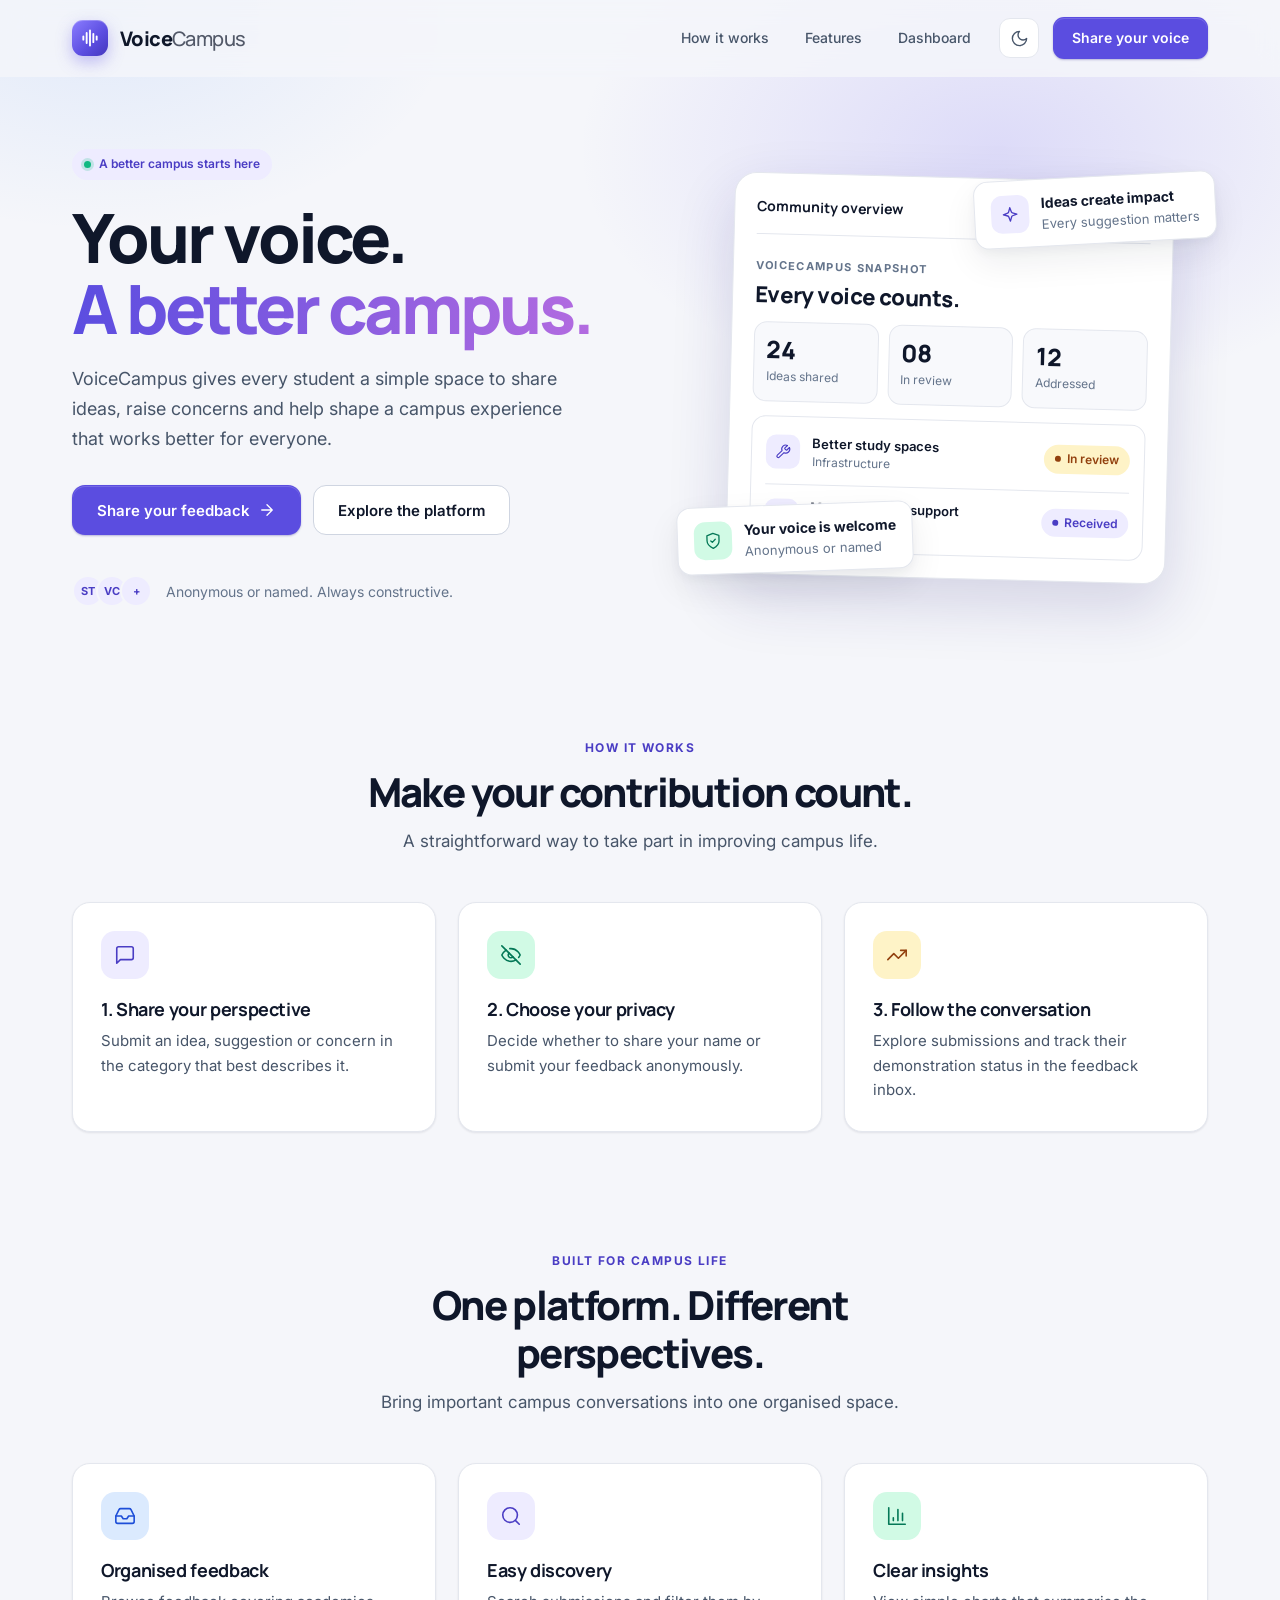
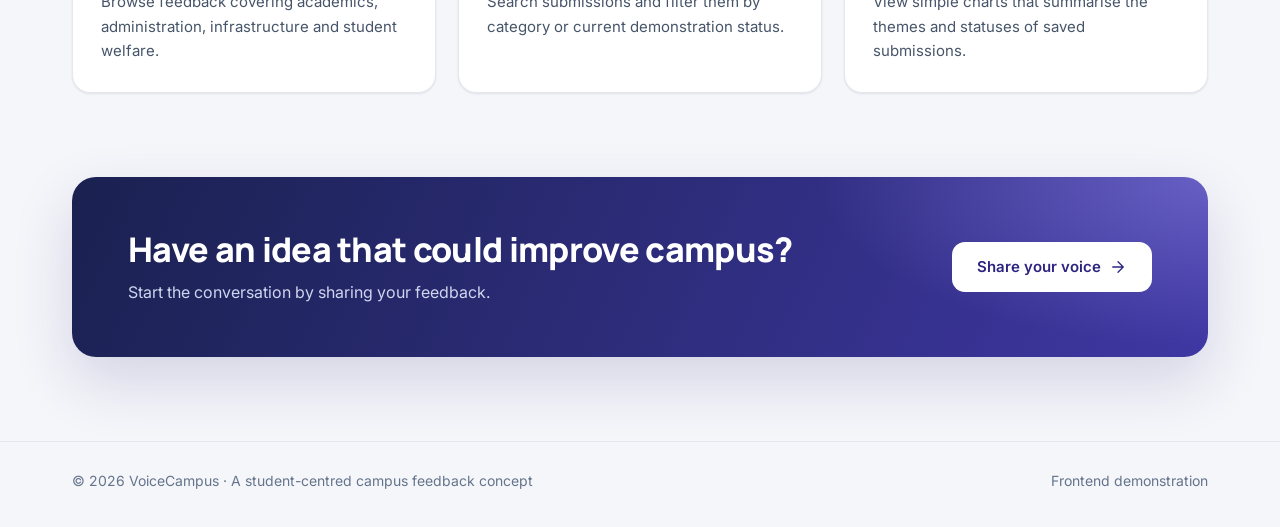
<file: index.html>
<!DOCTYPE html>
<html lang="en">
<head>
  <meta charset="UTF-8">
  <meta name="viewport" content="width=device-width, initial-scale=1.0">
  <meta name="description" content="VoiceCampus gives students a simple, private way to share feedback and ideas for a better campus experience.">
  <meta name="theme-color" content="#5b4de0">
  <title>VoiceCampus | Your voice. Better campus.</title>
  <script>try{var t=localStorage.getItem("voicecampus_theme");if(t?t==="dark":matchMedia("(prefers-color-scheme: dark)").matches)document.documentElement.dataset.theme="dark"}catch(e){}</script>
  <link rel="preconnect" href="https://fonts.googleapis.com">
  <link rel="preconnect" href="https://fonts.gstatic.com" crossorigin>
  <link href="https://fonts.googleapis.com/css2?family=Inter:wght@400;500;600;700&family=Manrope:wght@600;700;800&display=swap" rel="stylesheet">
  <link rel="stylesheet" href="css/style.css">
</head>
<body class="landing" data-page="home">
  <header class="l-nav">
    <div class="l-wrap">
      <a class="brand" href="index.html" aria-label="VoiceCampus home" data-brand></a>
      <nav class="l-links" aria-label="Primary">
        <a href="#how-it-works">How it works</a>
        <a href="#features">Features</a>
        <a href="dashboard.html">Dashboard</a>
        <button class="icon-btn" data-theme-toggle type="button"></button>
        <a class="btn btn-primary" href="submit.html">Share your voice</a>
      </nav>
    </div>
  </header>

  <main>
    <section class="l-hero">
      <div class="l-wrap">
        <div>
          <span class="chip"><i class="dot"></i> A better campus starts here</span>
          <h1>Your voice.<br><span class="grad">A better campus.</span></h1>
          <p class="lead">VoiceCampus gives every student a simple space to share ideas, raise concerns and help shape a campus experience that works better for everyone.</p>
          <div class="l-actions">
            <a class="btn btn-primary btn-lg" href="submit.html">Share your feedback <span data-icon="arrow" data-size="18"></span></a>
            <a class="btn btn-secondary btn-lg" href="dashboard.html">Explore the platform</a>
          </div>
          <div class="l-trust">
            <div class="stack" aria-hidden="true"><span>ST</span><span>VC</span><span>+</span></div>
            <span>Anonymous or named. Always constructive.</span>
          </div>
        </div>

        <div class="l-visual" aria-hidden="true">
          <div class="mock">
            <div class="mock-top"><span>Community overview</span><div class="mock-dots"><i></i><i></i><i></i></div></div>
            <div class="mock-title"><small>VOICECAMPUS SNAPSHOT</small><h3>Every voice counts.</h3></div>
            <div class="mock-metrics">
              <div class="mock-metric"><strong>24</strong><small>Ideas shared</small></div>
              <div class="mock-metric"><strong>08</strong><small>In review</small></div>
              <div class="mock-metric"><strong>12</strong><small>Addressed</small></div>
            </div>
            <div class="mock-list">
              <div class="mock-row"><div class="cat-ico"><span data-icon="wrench" data-size="16"></span></div><div class="row-main"><strong>Better study spaces</strong><small>Infrastructure</small></div><span class="pill status-under-review">In review</span></div>
              <div class="mock-row"><div class="cat-ico"><span data-icon="book" data-size="16"></span></div><div class="row-main"><strong>More academic support</strong><small>Academics</small></div><span class="pill status-submitted">Received</span></div>
            </div>
          </div>
          <div class="float float-a"><span class="stat-ico tone-violet" data-icon="sparkles"></span><div><strong>Ideas create impact</strong>Every suggestion matters</div></div>
          <div class="float float-b"><span class="stat-ico tone-green" data-icon="shield"></span><div><strong>Your voice is welcome</strong>Anonymous or named</div></div>
        </div>
      </div>
    </section>

    <section class="l-section" id="how-it-works">
      <div class="l-wrap">
        <div class="l-head"><div class="eyebrow">How it works</div><h2>Make your contribution count.</h2><p>A straightforward way to take part in improving campus life.</p></div>
        <div class="feature-grid">
          <article class="feature"><div class="stat-ico tone-violet" data-icon="message" data-size="22"></div><h3>1. Share your perspective</h3><p>Submit an idea, suggestion or concern in the category that best describes it.</p></article>
          <article class="feature"><div class="stat-ico tone-green" data-icon="eyeoff" data-size="22"></div><h3>2. Choose your privacy</h3><p>Decide whether to share your name or submit your feedback anonymously.</p></article>
          <article class="feature"><div class="stat-ico tone-amber" data-icon="trend" data-size="22"></div><h3>3. Follow the conversation</h3><p>Explore submissions and track their demonstration status in the feedback inbox.</p></article>
        </div>
      </div>
    </section>

    <section class="l-section" id="features">
      <div class="l-wrap">
        <div class="l-head"><div class="eyebrow">Built for campus life</div><h2>One platform. Different perspectives.</h2><p>Bring important campus conversations into one organised space.</p></div>
        <div class="feature-grid">
          <article class="feature"><div class="stat-ico tone-blue" data-icon="inbox" data-size="22"></div><h3>Organised feedback</h3><p>Browse feedback covering academics, administration, infrastructure and student welfare.</p></article>
          <article class="feature"><div class="stat-ico tone-violet" data-icon="search" data-size="22"></div><h3>Easy discovery</h3><p>Search submissions and filter them by category or current demonstration status.</p></article>
          <article class="feature"><div class="stat-ico tone-green" data-icon="chart" data-size="22"></div><h3>Clear insights</h3><p>View simple charts that summarise the themes and statuses of saved submissions.</p></article>
        </div>
      </div>
    </section>

    <section class="l-cta">
      <div class="l-wrap">
        <div class="cta-box">
          <div><h2>Have an idea that could improve campus?</h2><p>Start the conversation by sharing your feedback.</p></div>
          <a class="btn btn-light btn-lg" href="submit.html">Share your voice <span data-icon="arrow" data-size="18"></span></a>
        </div>
      </div>
    </section>
  </main>

  <footer class="l-footer">
    <div class="l-wrap"><span>© 2026 VoiceCampus · A student-centred campus feedback concept</span><span>Frontend demonstration</span></div>
  </footer>
  <script src="js/script.js"></script>
</body>
</html>
</file>
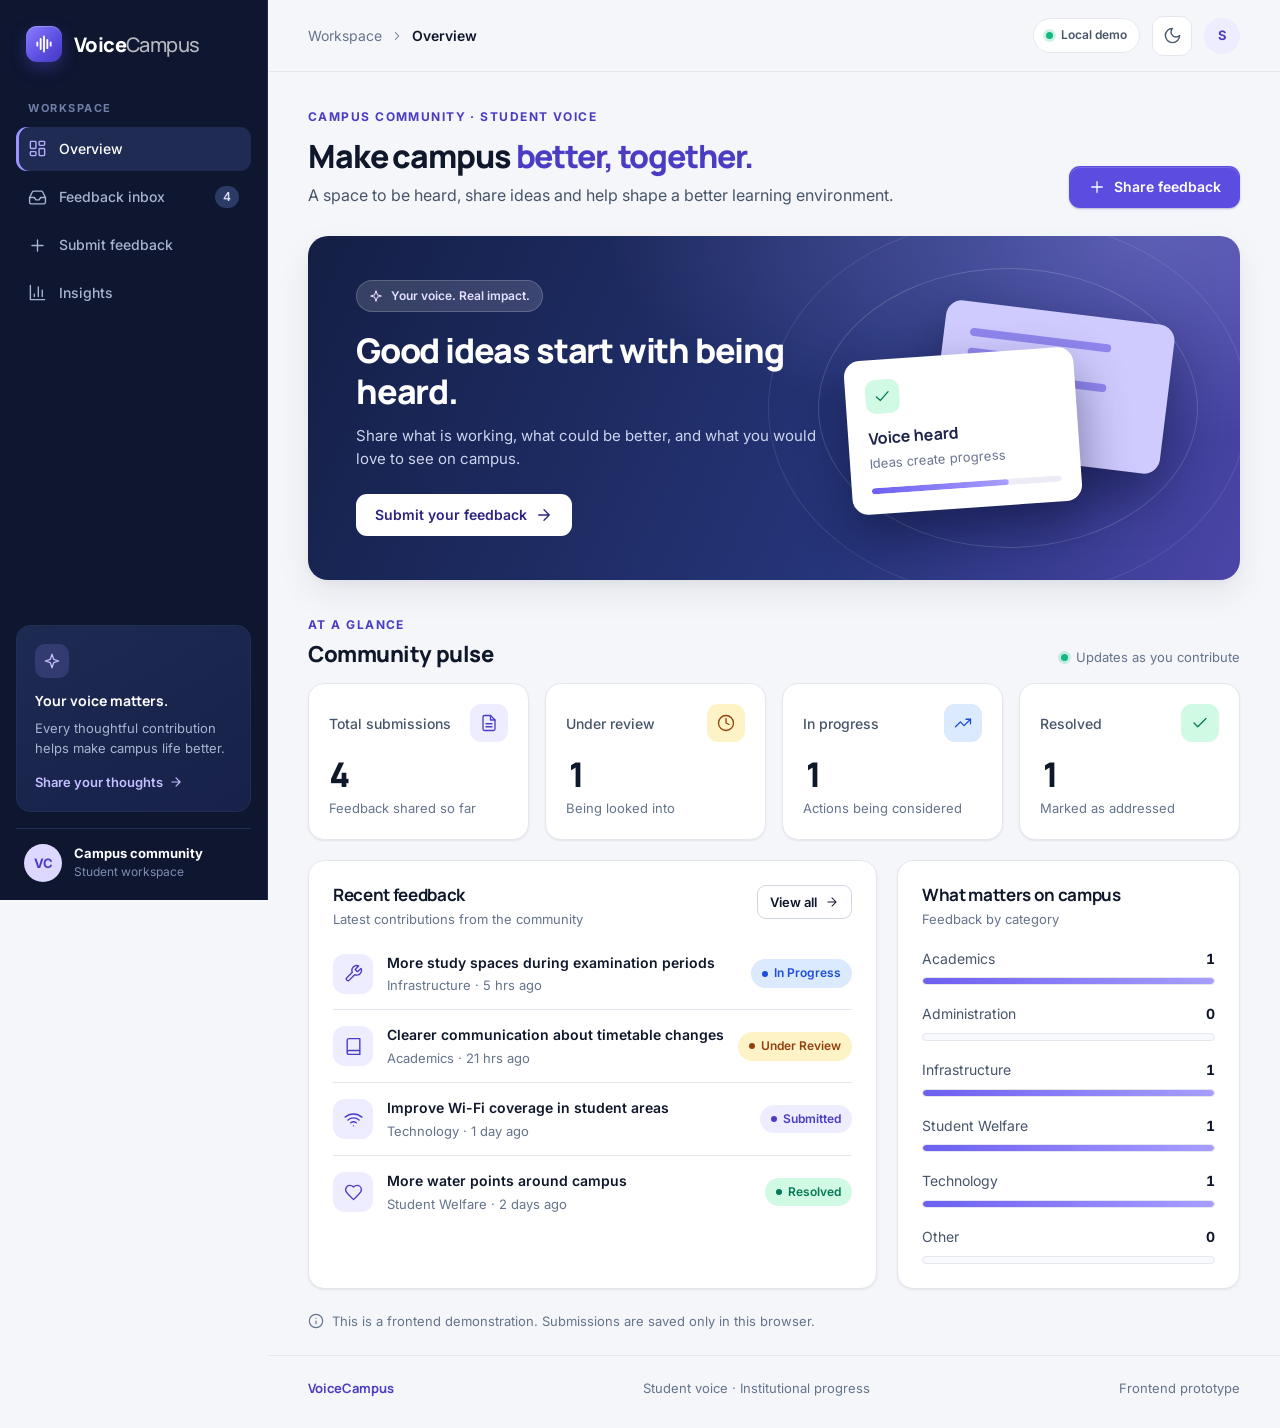
<file: dashboard.html>
<!DOCTYPE html>
<html lang="en">
<head>
  <meta charset="UTF-8">
  <meta name="viewport" content="width=device-width, initial-scale=1.0">
  <meta name="theme-color" content="#0e1630">
  <title>VoiceCampus | Overview</title>
  <script>try{var t=localStorage.getItem("voicecampus_theme");if(t?t==="dark":matchMedia("(prefers-color-scheme: dark)").matches)document.documentElement.dataset.theme="dark"}catch(e){}</script>
  <link rel="preconnect" href="https://fonts.googleapis.com">
  <link rel="preconnect" href="https://fonts.gstatic.com" crossorigin>
  <link href="https://fonts.googleapis.com/css2?family=Inter:wght@400;500;600;700&family=Manrope:wght@600;700;800&display=swap" rel="stylesheet">
  <link rel="stylesheet" href="css/style.css">
</head>
<body data-page="dashboard">
  <aside class="sidebar" id="sidebar"></aside>
  <div class="scrim" id="scrim"></div>
  <div class="main">
    <header class="topbar" id="topbar" data-title="Overview"></header>
    <main class="page">
      <div class="page-head">
        <div>
          <div class="eyebrow">Campus community · Student voice</div>
          <h1>Make campus <span>better, together.</span></h1>
          <p class="lead">A space to be heard, share ideas and help shape a better learning environment.</p>
        </div>
        <a class="btn btn-primary" href="submit.html"><span data-icon="plus"></span> Share feedback</a>
      </div>

      <section class="banner">
        <div class="banner-copy">
          <span class="chip chip-light"><span data-icon="sparkles" data-size="14"></span> Your voice. Real impact.</span>
          <h2>Good ideas start with being heard.</h2>
          <p>Share what is working, what could be better, and what you would love to see on campus.</p>
          <a class="btn btn-light" href="submit.html">Submit your feedback <span data-icon="arrow"></span></a>
        </div>
        <div class="banner-art" aria-hidden="true">
          <div class="art-card art-back"><span></span><span></span><span></span></div>
          <div class="art-card art-front"><div class="art-check" data-icon="check"></div><strong>Voice heard</strong><small>Ideas create progress</small><div class="bar"><i></i></div></div>
        </div>
      </section>

      <div class="section-head">
        <div><div class="eyebrow">At a glance</div><h2>Community pulse</h2></div>
        <span class="live"><i class="dot"></i> Updates as you contribute</span>
      </div>
      <div class="stats">
        <article class="stat"><div class="stat-top"><span>Total submissions</span><span class="stat-ico tone-violet" data-icon="file"></span></div><strong class="stat-value" id="statTotal">0</strong><small class="stat-note">Feedback shared so far</small></article>
        <article class="stat"><div class="stat-top"><span>Under review</span><span class="stat-ico tone-amber" data-icon="clock"></span></div><strong class="stat-value" id="statReview">0</strong><small class="stat-note">Being looked into</small></article>
        <article class="stat"><div class="stat-top"><span>In progress</span><span class="stat-ico tone-blue" data-icon="trend"></span></div><strong class="stat-value" id="statProgress">0</strong><small class="stat-note">Actions being considered</small></article>
        <article class="stat"><div class="stat-top"><span>Resolved</span><span class="stat-ico tone-green" data-icon="check"></span></div><strong class="stat-value" id="statResolved">0</strong><small class="stat-note">Marked as addressed</small></article>
      </div>

      <div class="grid-2">
        <section class="card">
          <div class="card-head"><div><h3>Recent feedback</h3><p>Latest contributions from the community</p></div><a class="btn btn-secondary btn-sm" href="feedback.html">View all <span data-icon="arrow" data-size="14"></span></a></div>
          <div id="recentList"></div>
        </section>
        <section class="card">
          <div class="card-head"><div><h3>What matters on campus</h3><p>Feedback by category</p></div></div>
          <div class="meter" id="categorySummary"></div>
        </section>
      </div>
      <p class="footnote"><span data-icon="info" data-size="16"></span> This is a frontend demonstration. Submissions are saved only in this browser.</p>
    </main>
    <footer class="app-footer"><strong>VoiceCampus</strong><span>Student voice · Institutional progress</span><span>Frontend prototype</span></footer>
  </div>
  <div class="toast" id="toast" role="status" aria-live="polite"><span class="toast-icon" id="toastIcon"></span><p id="toastMessage"></p></div>
  <script src="js/script.js"></script>
</body>
</html>
</file>
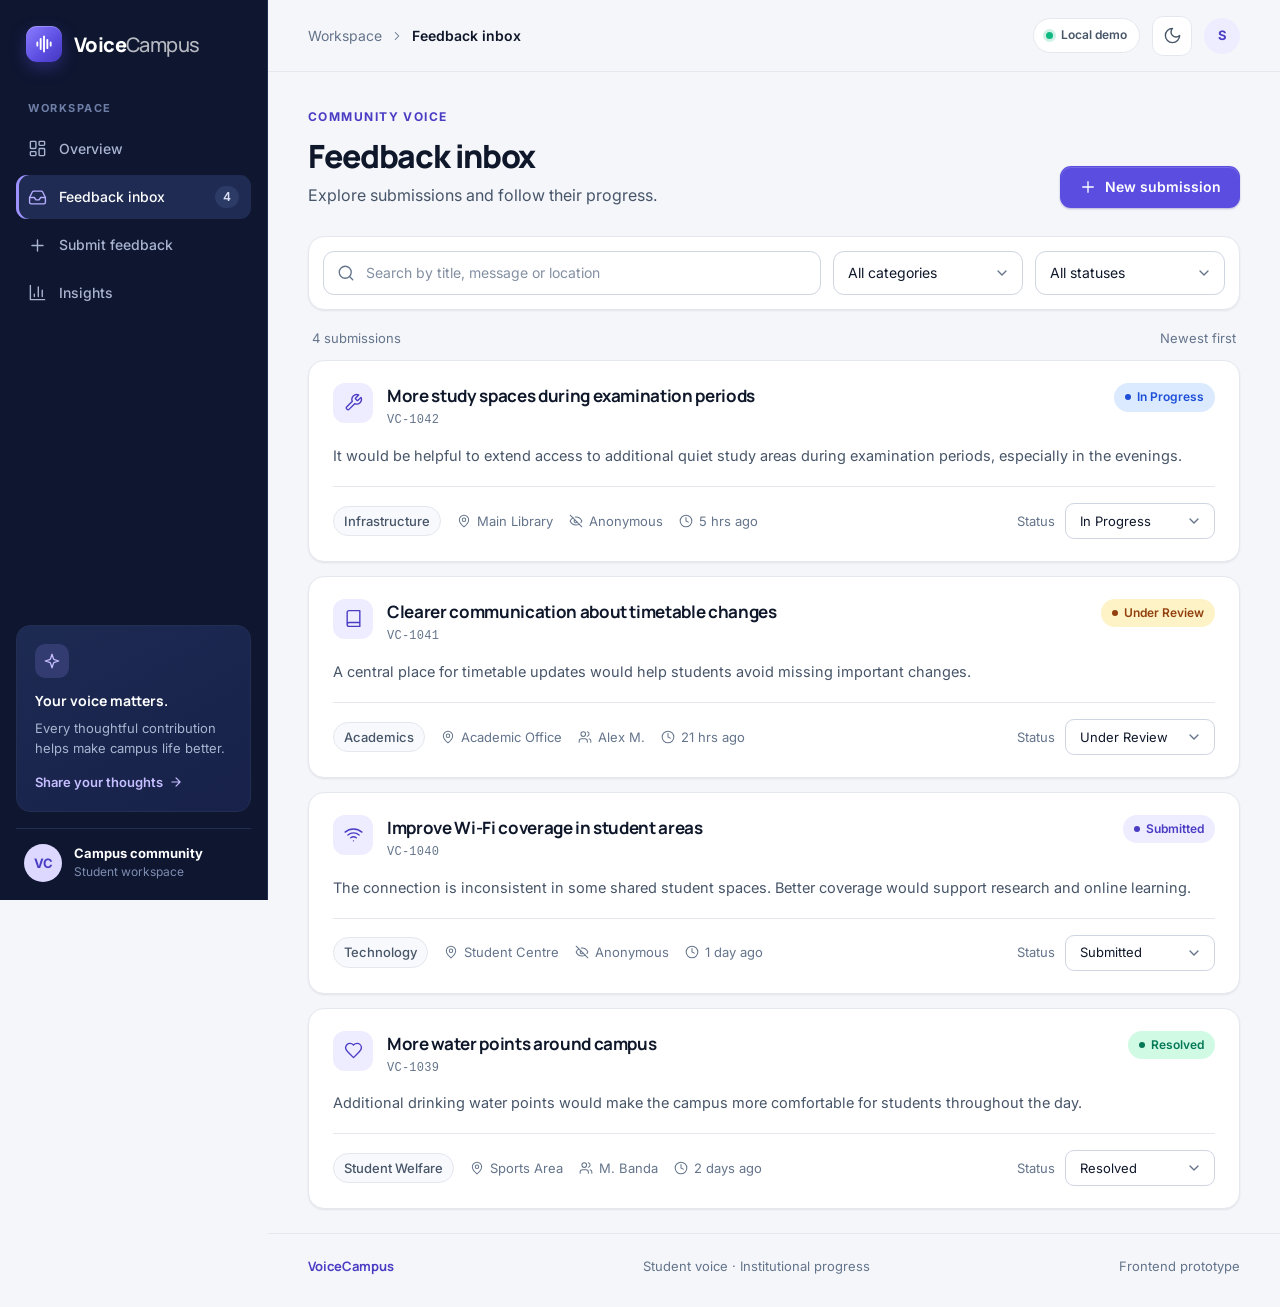
<file: feedback.html>
<!DOCTYPE html>
<html lang="en">
<head>
  <meta charset="UTF-8">
  <meta name="viewport" content="width=device-width, initial-scale=1.0">
  <meta name="theme-color" content="#0e1630">
  <title>VoiceCampus | Feedback inbox</title>
  <script>try{var t=localStorage.getItem("voicecampus_theme");if(t?t==="dark":matchMedia("(prefers-color-scheme: dark)").matches)document.documentElement.dataset.theme="dark"}catch(e){}</script>
  <link rel="preconnect" href="https://fonts.googleapis.com">
  <link rel="preconnect" href="https://fonts.gstatic.com" crossorigin>
  <link href="https://fonts.googleapis.com/css2?family=Inter:wght@400;500;600;700&family=Manrope:wght@600;700;800&display=swap" rel="stylesheet">
  <link rel="stylesheet" href="css/style.css">
</head>
<body data-page="feedback">
  <aside class="sidebar" id="sidebar"></aside>
  <div class="scrim" id="scrim"></div>
  <div class="main">
    <header class="topbar" id="topbar" data-title="Feedback inbox"></header>
    <main class="page">
      <div class="page-head">
        <div>
          <div class="eyebrow">Community voice</div>
          <h1>Feedback inbox</h1>
          <p class="lead">Explore submissions and follow their progress.</p>
        </div>
        <a class="btn btn-primary" href="submit.html"><span data-icon="plus"></span> New submission</a>
      </div>

      <div class="card toolbar" role="search">
        <div class="search">
          <span data-icon="search" data-size="18"></span>
          <input class="control" id="searchInput" type="search" placeholder="Search by title, message or location" aria-label="Search feedback" autocomplete="off">
        </div>
        <select class="control" id="categoryFilter" aria-label="Filter by category">
          <option value="all">All categories</option>
          <option>Academics</option><option>Administration</option><option>Infrastructure</option><option>Student Welfare</option><option>Technology</option><option>Other</option>
        </select>
        <select class="control" id="statusFilter" aria-label="Filter by status">
          <option value="all">All statuses</option>
          <option>Submitted</option><option>Under Review</option><option>In Progress</option><option>Resolved</option>
        </select>
      </div>

      <div class="list-meta"><span id="resultCount" aria-live="polite">0 submissions</span><span>Newest first</span></div>
      <div class="post-list" id="feedbackList"></div>
    </main>
    <footer class="app-footer"><strong>VoiceCampus</strong><span>Student voice · Institutional progress</span><span>Frontend prototype</span></footer>
  </div>
  <div class="toast" id="toast" role="status" aria-live="polite"><span class="toast-icon" id="toastIcon"></span><p id="toastMessage"></p></div>
  <script src="js/script.js"></script>
</body>
</html>
</file>
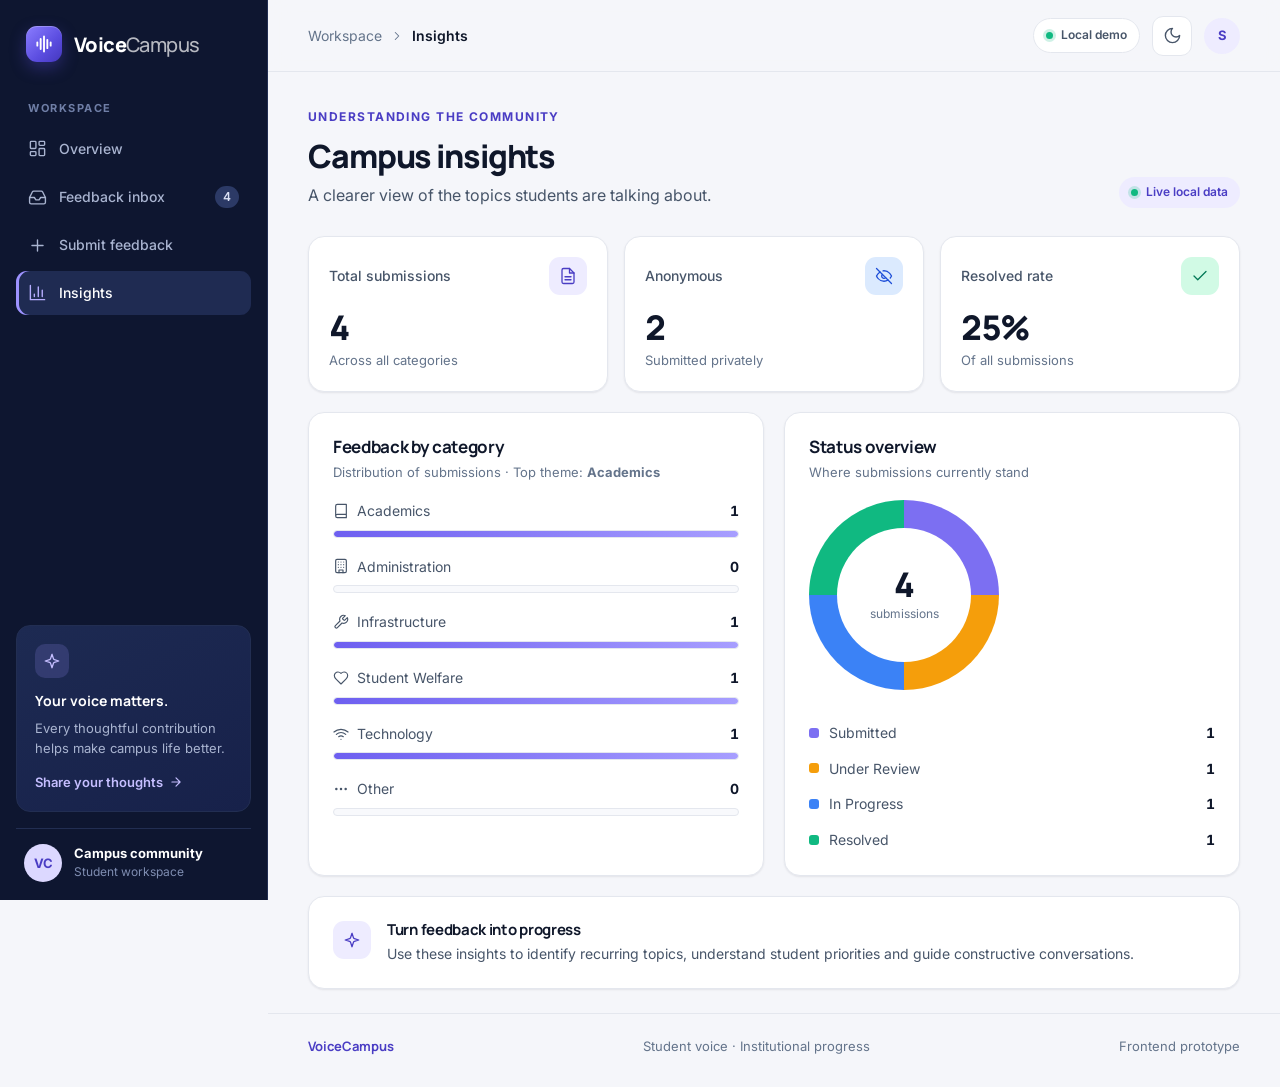
<file: insights.html>
<!DOCTYPE html>
<html lang="en">
<head>
  <meta charset="UTF-8">
  <meta name="viewport" content="width=device-width, initial-scale=1.0">
  <meta name="theme-color" content="#0e1630">
  <title>VoiceCampus | Insights</title>
  <script>try{var t=localStorage.getItem("voicecampus_theme");if(t?t==="dark":matchMedia("(prefers-color-scheme: dark)").matches)document.documentElement.dataset.theme="dark"}catch(e){}</script>
  <link rel="preconnect" href="https://fonts.googleapis.com">
  <link rel="preconnect" href="https://fonts.gstatic.com" crossorigin>
  <link href="https://fonts.googleapis.com/css2?family=Inter:wght@400;500;600;700&family=Manrope:wght@600;700;800&display=swap" rel="stylesheet">
  <link rel="stylesheet" href="css/style.css">
</head>
<body data-page="insights">
  <aside class="sidebar" id="sidebar"></aside>
  <div class="scrim" id="scrim"></div>
  <div class="main">
    <header class="topbar" id="topbar" data-title="Insights"></header>
    <main class="page">
      <div class="page-head">
        <div>
          <div class="eyebrow">Understanding the community</div>
          <h1>Campus insights</h1>
          <p class="lead">A clearer view of the topics students are talking about.</p>
        </div>
        <span class="chip"><i class="dot"></i> Live local data</span>
      </div>

      <div class="stats cols-3">
        <article class="stat"><div class="stat-top"><span>Total submissions</span><span class="stat-ico tone-violet" data-icon="file"></span></div><strong class="stat-value" id="insightTotal">0</strong><small class="stat-note">Across all categories</small></article>
        <article class="stat"><div class="stat-top"><span>Anonymous</span><span class="stat-ico tone-blue" data-icon="eyeoff"></span></div><strong class="stat-value" id="insightAnon">0</strong><small class="stat-note">Submitted privately</small></article>
        <article class="stat"><div class="stat-top"><span>Resolved rate</span><span class="stat-ico tone-green" data-icon="check"></span></div><strong class="stat-value" id="insightRate">0%</strong><small class="stat-note">Of all submissions</small></article>
      </div>

      <div class="grid-2 even">
        <section class="card">
          <div class="card-head"><div><h3>Feedback by category</h3><p>Distribution of submissions · Top theme: <strong id="insightTop">—</strong></p></div></div>
          <div class="meter" id="categoryChart"></div>
        </section>
        <section class="card">
          <div class="card-head"><div><h3>Status overview</h3><p>Where submissions currently stand</p></div></div>
          <div class="donut-wrap">
            <div class="donut" id="statusDonut" role="img" aria-label="Donut chart of submissions by status">
              <div class="donut-center"><strong id="donutTotal">0</strong><small>submissions</small></div>
            </div>
            <div class="legend" id="statusLegend"></div>
          </div>
        </section>
      </div>

      <div class="card callout">
        <div class="stat-ico tone-violet" data-icon="sparkles"></div>
        <div><h4>Turn feedback into progress</h4><p>Use these insights to identify recurring topics, understand student priorities and guide constructive conversations.</p></div>
      </div>
    </main>
    <footer class="app-footer"><strong>VoiceCampus</strong><span>Student voice · Institutional progress</span><span>Frontend prototype</span></footer>
  </div>
  <div class="toast" id="toast" role="status" aria-live="polite"><span class="toast-icon" id="toastIcon"></span><p id="toastMessage"></p></div>
  <script src="js/script.js"></script>
</body>
</html>
</file>
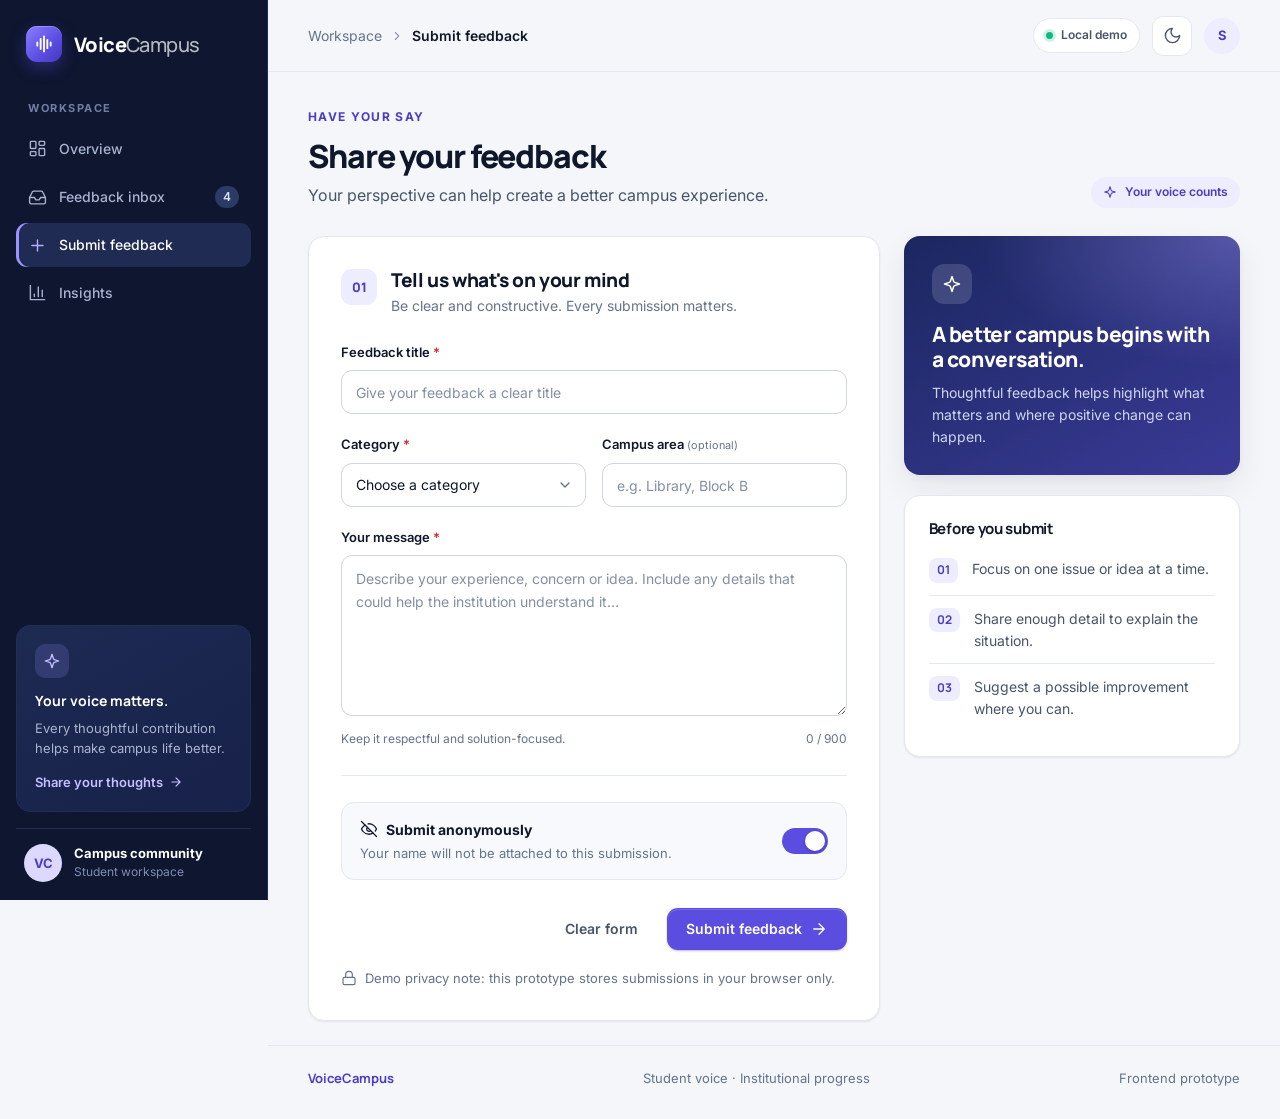
<file: submit.html>
<!DOCTYPE html>
<html lang="en">
<head>
  <meta charset="UTF-8">
  <meta name="viewport" content="width=device-width, initial-scale=1.0">
  <meta name="theme-color" content="#0e1630">
  <title>VoiceCampus | Submit feedback</title>
  <script>try{var t=localStorage.getItem("voicecampus_theme");if(t?t==="dark":matchMedia("(prefers-color-scheme: dark)").matches)document.documentElement.dataset.theme="dark"}catch(e){}</script>
  <link rel="preconnect" href="https://fonts.googleapis.com">
  <link rel="preconnect" href="https://fonts.gstatic.com" crossorigin>
  <link href="https://fonts.googleapis.com/css2?family=Inter:wght@400;500;600;700&family=Manrope:wght@600;700;800&display=swap" rel="stylesheet">
  <link rel="stylesheet" href="css/style.css">
</head>
<body data-page="submit">
  <aside class="sidebar" id="sidebar"></aside>
  <div class="scrim" id="scrim"></div>
  <div class="main">
    <header class="topbar" id="topbar" data-title="Submit feedback"></header>
    <main class="page">
      <div class="page-head">
        <div>
          <div class="eyebrow">Have your say</div>
          <h1>Share your feedback</h1>
          <p class="lead">Your perspective can help create a better campus experience.</p>
        </div>
        <span class="chip"><span data-icon="sparkles" data-size="14"></span> Your voice counts</span>
      </div>

      <div class="form-layout">
        <form class="card form-card" id="feedbackForm" novalidate>
          <div class="form-title">
            <span class="step">01</span>
            <div><h3>Tell us what's on your mind</h3><p>Be clear and constructive. Every submission matters.</p></div>
          </div>

          <div class="field">
            <label for="title">Feedback title <em class="req" aria-hidden="true">*</em></label>
            <input class="control" id="title" name="title" maxlength="90" placeholder="Give your feedback a clear title" required>
          </div>

          <div class="field-row">
            <div class="field">
              <label for="category">Category <em class="req" aria-hidden="true">*</em></label>
              <select class="control" id="category" required>
                <option value="">Choose a category</option>
                <option>Academics</option><option>Administration</option><option>Infrastructure</option><option>Student Welfare</option><option>Technology</option><option>Other</option>
              </select>
            </div>
            <div class="field">
              <label for="location">Campus area <small>(optional)</small></label>
              <input class="control" id="location" maxlength="60" placeholder="e.g. Library, Block B">
            </div>
          </div>

          <div class="field">
            <label for="message">Your message <em class="req" aria-hidden="true">*</em></label>
            <textarea class="control" id="message" maxlength="900" rows="6" placeholder="Describe your experience, concern or idea. Include any details that could help the institution understand it…" required></textarea>
            <div class="field-hint"><span>Keep it respectful and solution-focused.</span><span id="charCount">0 / 900</span></div>
          </div>

          <div class="divider"></div>

          <div class="toggle-row">
            <div>
              <strong><span data-icon="eyeoff" data-size="18"></span> Submit anonymously</strong>
              <p id="anonDesc">Your name will not be attached to this submission.</p>
            </div>
            <label class="switch"><input id="anonymous" type="checkbox" role="switch" aria-describedby="anonDesc" aria-label="Submit anonymously" checked><span class="track"></span></label>
          </div>
          <div class="field hidden" id="nameField">
            <label for="studentName">Your name</label>
            <input class="control" id="studentName" maxlength="70" placeholder="Enter your name" autocomplete="name">
          </div>

          <div class="form-actions">
            <button class="btn btn-ghost" id="clearForm" type="button">Clear form</button>
            <button class="btn btn-primary" type="submit">Submit feedback <span data-icon="arrow"></span></button>
          </div>
          <p class="privacy"><span data-icon="lock" data-size="16"></span> Demo privacy note: this prototype stores submissions in your browser only.</p>
        </form>

        <aside class="aside">
          <div class="aside-hero">
            <div class="help-ico" data-icon="sparkles" data-size="20"></div>
            <h3>A better campus begins with a conversation.</h3>
            <p>Thoughtful feedback helps highlight what matters and where positive change can happen.</p>
          </div>
          <div class="card tips">
            <h4>Before you submit</h4>
            <div class="tip"><b>01</b><span>Focus on one issue or idea at a time.</span></div>
            <div class="tip"><b>02</b><span>Share enough detail to explain the situation.</span></div>
            <div class="tip"><b>03</b><span>Suggest a possible improvement where you can.</span></div>
          </div>
        </aside>
      </div>
    </main>
    <footer class="app-footer"><strong>VoiceCampus</strong><span>Student voice · Institutional progress</span><span>Frontend prototype</span></footer>
  </div>
  <div class="toast" id="toast" role="status" aria-live="polite"><span class="toast-icon" id="toastIcon"></span><p id="toastMessage"></p></div>
  <script src="js/script.js"></script>
</body>
</html>
</file>
<file: css/style.css>
/* ==========================================================================
   VoiceCampus — design system
   1. Tokens  2. Base  3. Buttons & controls  4. App shell  5. Components
   6. Pages   7. Landing  8. Responsive  9. Motion / a11y
   ========================================================================== */

/* 1. Tokens ---------------------------------------------------------------- */
:root {
  --font-body: "Inter", system-ui, -apple-system, "Segoe UI", Roboto, sans-serif;
  --font-head: "Manrope", "Inter", system-ui, sans-serif;

  --bg: #f5f6fa;
  --surface: #ffffff;
  --surface-2: #f8f9fc;
  --border: #e4e7ee;
  --border-strong: #cfd5e1;
  --text: #0f172a;
  --text-2: #475569;
  --text-3: #64748b;

  --primary: #5b4de0;
  --primary-hover: #4b3ece;
  --primary-soft: #eeecff;
  --primary-text: #4a3dc4;
  --on-primary: #ffffff;

  --sidebar: #0e1630;
  --sidebar-hover: #17213f;
  --sidebar-active: #1f2b52;
  --sidebar-border: #222e52;
  --sidebar-text: #a9b4d0;

  --pill-submitted-bg: #eeecff;  --pill-submitted-fg: #4a3dc4;
  --pill-review-bg: #fef3c7;     --pill-review-fg: #92400e;
  --pill-progress-bg: #dbeafe;   --pill-progress-fg: #1d4ed8;
  --pill-resolved-bg: #d1fae5;   --pill-resolved-fg: #047857;

  --c-submitted: #7c6ff2; --c-review: #f59e0b; --c-progress: #3b82f6; --c-resolved: #10b981;

  --shadow-sm: 0 1px 2px rgba(15, 23, 42, .05), 0 1px 3px rgba(15, 23, 42, .04);
  --shadow-md: 0 4px 10px rgba(15, 23, 42, .04), 0 14px 34px rgba(15, 23, 42, .07);
  --shadow-lg: 0 24px 60px rgba(40, 30, 120, .16);
  --ring: 0 0 0 3px rgba(91, 77, 224, .22);

  --radius: 16px;
  --radius-sm: 10px;
  --sidebar-w: 268px;
  color-scheme: light;
}

:root[data-theme="dark"] {
  --bg: #0a0f1e;
  --surface: #121a30;
  --surface-2: #18213a;
  --border: #232d49;
  --border-strong: #33425f;
  --text: #eef2fb;
  --text-2: #b6c1d8;
  --text-3: #8e9cb7;

  --primary: #6d5ff0;
  --primary-hover: #7d70f3;
  --primary-soft: rgba(124, 111, 242, .16);
  --primary-text: #b9b2ff;

  --sidebar: #080d1d;
  --sidebar-hover: #121a33;
  --sidebar-active: #1a2548;
  --sidebar-border: #1c2646;

  --pill-submitted-bg: rgba(124, 111, 242, .18); --pill-submitted-fg: #c4beff;
  --pill-review-bg: rgba(245, 158, 11, .16);     --pill-review-fg: #fcd34d;
  --pill-progress-bg: rgba(59, 130, 246, .18);   --pill-progress-fg: #93c5fd;
  --pill-resolved-bg: rgba(16, 185, 129, .16);   --pill-resolved-fg: #6ee7b7;

  --shadow-sm: 0 1px 2px rgba(0, 0, 0, .3);
  --shadow-md: 0 8px 28px rgba(0, 0, 0, .35);
  --shadow-lg: 0 24px 60px rgba(0, 0, 0, .5);
  --ring: 0 0 0 3px rgba(124, 111, 242, .35);
  color-scheme: dark;
}

/* 2. Base ------------------------------------------------------------------ */
*, *::before, *::after { box-sizing: border-box; }
html { -webkit-text-size-adjust: 100%; scroll-behavior: smooth; }
body {
  margin: 0;
  background: var(--bg);
  color: var(--text);
  font-family: var(--font-body);
  font-size: 15px;
  line-height: 1.55;
  -webkit-font-smoothing: antialiased;
}
h1, h2, h3, h4 { font-family: var(--font-head); color: var(--text); margin: 0; letter-spacing: -.02em; line-height: 1.2; }
p { margin: 0; }
a { color: inherit; }
button, input, select, textarea { font: inherit; color: inherit; }
button { cursor: pointer; }
svg.icon { flex: none; display: block; }
.hidden { display: none !important; }
.sr-only { position: absolute; width: 1px; height: 1px; overflow: hidden; clip: rect(0 0 0 0); white-space: nowrap; }
:focus-visible { outline: 2px solid var(--primary); outline-offset: 2px; }

.eyebrow { font-size: 12px; font-weight: 700; letter-spacing: .12em; text-transform: uppercase; color: var(--primary-text); margin-bottom: 10px; }
.lead { color: var(--text-2); font-size: 16px; margin-top: 8px; max-width: 60ch; }
.muted { color: var(--text-3); }

/* 3. Buttons & controls ---------------------------------------------------- */
.btn {
  display: inline-flex; align-items: center; justify-content: center; gap: 8px;
  height: 42px; padding: 0 18px; border-radius: 11px; border: 1px solid transparent;
  font-size: 14px; font-weight: 600; line-height: 1; text-decoration: none; white-space: nowrap;
  transition: background .18s, border-color .18s, transform .18s, box-shadow .18s, color .18s;
}
.btn:active { transform: translateY(1px); }
.btn-primary { background: var(--primary); color: var(--on-primary); box-shadow: 0 1px 2px rgba(40, 30, 140, .3), inset 0 1px 0 rgba(255, 255, 255, .16); }
.btn-primary:hover { background: var(--primary-hover); box-shadow: 0 6px 16px rgba(91, 77, 224, .32); }
.btn-secondary { background: var(--surface); color: var(--text); border-color: var(--border-strong); }
.btn-secondary:hover { background: var(--surface-2); border-color: var(--text-3); }
.btn-ghost { background: transparent; color: var(--text-2); }
.btn-ghost:hover { background: var(--surface-2); color: var(--text); }
.btn-light { background: #fff; color: #2c2480; }
.btn-light:hover { background: #f1efff; }
.btn-lg { height: 50px; padding: 0 24px; font-size: 15px; border-radius: 13px; }
.btn-sm { height: 34px; padding: 0 12px; font-size: 13px; border-radius: 9px; }
.btn[disabled] { opacity: .6; pointer-events: none; }

.icon-btn {
  width: 40px; height: 40px; display: inline-grid; place-items: center; flex: none;
  border-radius: 11px; border: 1px solid var(--border); background: var(--surface); color: var(--text-2);
  transition: background .18s, color .18s, border-color .18s;
}
.icon-btn:hover { background: var(--surface-2); color: var(--text); border-color: var(--border-strong); }

.control {
  width: 100%; height: 44px; padding: 0 14px; border-radius: 11px;
  border: 1px solid var(--border-strong); background: var(--surface); color: var(--text);
  font-size: 14px; outline: 0; transition: border-color .18s, box-shadow .18s;
}
textarea.control { height: auto; padding: 12px 14px; line-height: 1.6; resize: vertical; min-height: 140px; }
select.control {
  appearance: none; -webkit-appearance: none; padding-right: 38px; cursor: pointer;
  background-image: url("data:image/svg+xml,%3Csvg xmlns='http://www.w3.org/2000/svg' width='16' height='16' viewBox='0 0 24 24' fill='none' stroke='%2364748b' stroke-width='2' stroke-linecap='round' stroke-linejoin='round'%3E%3Cpath d='m6 9 6 6 6-6'/%3E%3C/svg%3E");
  background-repeat: no-repeat; background-position: right 12px center;
}
.control::placeholder { color: var(--text-3); opacity: .8; }
.control:hover { border-color: var(--text-3); }
.control:focus { border-color: var(--primary); box-shadow: var(--ring); }
.control[aria-invalid="true"] { border-color: #dc2626; }

.field { margin-top: 20px; }
.field:first-of-type { margin-top: 0; }
.field label, .label { display: block; font-size: 13px; font-weight: 600; color: var(--text); margin-bottom: 8px; }
.field label small { color: var(--text-3); font-weight: 400; }
.req { color: #dc2626; font-style: normal; }
.field-row { display: grid; grid-template-columns: 1fr 1fr; gap: 16px; }
.field-row .field { margin-top: 20px; }
.field-hint { display: flex; justify-content: space-between; gap: 12px; font-size: 12px; color: var(--text-3); margin-top: 8px; }

.switch { position: relative; display: inline-block; width: 46px; height: 26px; flex: none; }
.switch input { position: absolute; inset: 0; opacity: 0; width: 100%; height: 100%; margin: 0; cursor: pointer; z-index: 1; }
.switch .track { position: absolute; inset: 0; border-radius: 26px; background: var(--border-strong); transition: background .2s; }
.switch .track::before { content: ""; position: absolute; width: 20px; height: 20px; left: 3px; top: 3px; border-radius: 50%; background: #fff; box-shadow: 0 1px 3px rgba(0, 0, 0, .25); transition: transform .2s; }
.switch input:checked + .track { background: var(--primary); }
.switch input:checked + .track::before { transform: translateX(20px); }
.switch input:focus-visible + .track { box-shadow: var(--ring); }

/* 4. App shell ------------------------------------------------------------- */
.brand { display: inline-flex; align-items: center; gap: 12px; text-decoration: none; color: inherit; font-family: var(--font-head); font-weight: 800; font-size: 20px; letter-spacing: -.03em; }
.brand-mark { width: 36px; height: 36px; border-radius: 11px; display: grid; place-items: center; color: #fff; background: linear-gradient(135deg, #8b7dff, #5b4de0 60%, #4437bd); box-shadow: 0 6px 16px rgba(91, 77, 224, .35), inset 0 1px 0 rgba(255, 255, 255, .25); }
.brand-name span { font-weight: 500; opacity: .7; }

.sidebar {
  position: fixed; inset: 0 auto 0 0; width: var(--sidebar-w); z-index: 40;
  display: flex; flex-direction: column; padding: 26px 16px 18px;
  background: var(--sidebar); color: #fff; border-right: 1px solid var(--sidebar-border);
}
.sidebar .brand { padding: 0 10px; color: #fff; }
.sidebar-label { font-size: 11px; font-weight: 700; letter-spacing: .14em; text-transform: uppercase; color: #6f7ea6; margin: 38px 12px 10px; }
.nav { display: grid; gap: 4px; }
.nav-link {
  display: flex; align-items: center; gap: 12px; padding: 11px 12px; border-radius: 11px;
  color: var(--sidebar-text); text-decoration: none; font-size: 14px; font-weight: 500;
  transition: background .18s, color .18s;
}
.nav-link:hover { background: var(--sidebar-hover); color: #fff; }
.nav-link.active { background: var(--sidebar-active); color: #fff; box-shadow: inset 3px 0 0 #9d92ff; }
.nav-link.active svg { color: #b6adff; }
.nav-count { margin-left: auto; font-size: 12px; font-weight: 600; padding: 2px 8px; border-radius: 20px; background: #2c3a66; color: #dbe1f5; }
.sidebar-foot { margin-top: auto; }
.help-card { padding: 18px; border-radius: 14px; background: linear-gradient(150deg, #1d2a52, #17214a); border: 1px solid var(--sidebar-border); margin-bottom: 16px; }
.help-card .help-ico { width: 34px; height: 34px; border-radius: 10px; display: grid; place-items: center; background: rgba(157, 146, 255, .18); color: #c5beff; margin-bottom: 12px; }
.help-card strong { display: block; font-family: var(--font-head); font-size: 14px; }
.help-card p { font-size: 13px; color: var(--sidebar-text); margin: 6px 0 12px; line-height: 1.55; }
.help-card a { display: inline-flex; align-items: center; gap: 6px; font-size: 13px; font-weight: 600; color: #c5beff; text-decoration: none; }
.help-card a:hover { color: #fff; }
.profile { display: flex; align-items: center; gap: 12px; padding: 14px 8px 0; border-top: 1px solid var(--sidebar-border); }
.profile strong { display: block; font-size: 13px; }
.profile small { display: block; font-size: 12px; color: #7f8db1; }
.avatar { width: 38px; height: 38px; border-radius: 50%; display: grid; place-items: center; flex: none; background: #dcd8ff; color: #4a3dc4; font-size: 13px; font-weight: 700; }
.avatar-sm { width: 36px; height: 36px; background: var(--primary-soft); color: var(--primary-text); }

.scrim { position: fixed; inset: 0; z-index: 30; background: rgba(8, 12, 28, .55); backdrop-filter: blur(2px); opacity: 0; pointer-events: none; transition: opacity .25s; }
.scrim.show { opacity: 1; pointer-events: auto; }

.main { margin-left: var(--sidebar-w); min-height: 100vh; display: flex; flex-direction: column; }
.topbar {
  position: sticky; top: 0; z-index: 20; height: 72px; padding: 0 40px;
  display: flex; align-items: center; justify-content: space-between; gap: 16px;
  background: color-mix(in srgb, var(--bg) 85%, transparent); backdrop-filter: blur(12px);
  border-bottom: 1px solid var(--border);
}
.menu-btn { display: none; }
.breadcrumb { display: flex; align-items: center; gap: 8px; font-size: 14px; color: var(--text-3); margin-right: auto; }
.breadcrumb strong { color: var(--text); font-weight: 600; }
.topbar-actions { display: flex; align-items: center; gap: 12px; }
.badge-demo { display: inline-flex; align-items: center; gap: 8px; font-size: 12px; font-weight: 600; color: var(--text-2); padding: 7px 12px; border-radius: 30px; background: var(--surface); border: 1px solid var(--border); }
.dot { width: 7px; height: 7px; border-radius: 50%; background: #10b981; box-shadow: 0 0 0 3px rgba(16, 185, 129, .2); display: inline-block; }

.page { flex: 1; width: 100%; max-width: 1240px; margin: 0 auto; padding: 36px 40px 24px; animation: rise .35s ease both; }
.page-head { display: flex; align-items: flex-end; justify-content: space-between; gap: 24px; margin-bottom: 28px; }
.page-head h1 { font-size: 32px; font-weight: 800; letter-spacing: -.035em; }
.page-head h1 span { color: var(--primary-text); }

.app-footer { display: flex; justify-content: space-between; gap: 16px; flex-wrap: wrap; max-width: 1240px; width: 100%; margin: 0 auto; padding: 22px 40px 30px; border-top: 1px solid var(--border); font-size: 13px; color: var(--text-3); }
.app-footer strong { font-family: var(--font-head); color: var(--primary-text); }

/* 5. Components ------------------------------------------------------------ */
.card { background: var(--surface); border: 1px solid var(--border); border-radius: var(--radius); box-shadow: var(--shadow-sm); padding: 24px; }
.card-head { display: flex; align-items: flex-start; justify-content: space-between; gap: 16px; margin-bottom: 18px; }
.card-head h3 { font-size: 17px; font-weight: 700; }
.card-head p { font-size: 13px; color: var(--text-3); margin-top: 4px; }

.chip { display: inline-flex; align-items: center; gap: 8px; padding: 6px 12px; border-radius: 30px; font-size: 12px; font-weight: 600; background: var(--primary-soft); color: var(--primary-text); }
.chip-light { background: rgba(255, 255, 255, .14); color: #e4e0ff; border: 1px solid rgba(255, 255, 255, .18); }

.stats { display: grid; grid-template-columns: repeat(4, 1fr); gap: 16px; }
.stats.cols-3 { grid-template-columns: repeat(3, 1fr); }
.stat { background: var(--surface); border: 1px solid var(--border); border-radius: var(--radius); padding: 20px; box-shadow: var(--shadow-sm); transition: transform .2s, box-shadow .2s; }
.stat:hover { transform: translateY(-2px); box-shadow: var(--shadow-md); }
.stat-top { display: flex; align-items: center; justify-content: space-between; gap: 12px; font-size: 14px; font-weight: 500; color: var(--text-2); }
.stat-ico { width: 38px; height: 38px; border-radius: 11px; display: grid; place-items: center; }
.tone-violet { background: var(--pill-submitted-bg); color: var(--pill-submitted-fg); }
.tone-amber { background: var(--pill-review-bg); color: var(--pill-review-fg); }
.tone-blue { background: var(--pill-progress-bg); color: var(--pill-progress-fg); }
.tone-green { background: var(--pill-resolved-bg); color: var(--pill-resolved-fg); }
.stat-value { display: block; font-family: var(--font-head); font-size: 34px; font-weight: 800; letter-spacing: -.04em; margin: 14px 0 2px; line-height: 1.1; font-variant-numeric: tabular-nums; }
.stat-note { font-size: 13px; color: var(--text-3); }

.section-head { display: flex; align-items: flex-end; justify-content: space-between; gap: 16px; margin: 36px 0 16px; }
.section-head h2 { font-size: 22px; font-weight: 800; }
.section-head .eyebrow { margin-bottom: 6px; }
.live { display: inline-flex; align-items: center; gap: 8px; font-size: 13px; color: var(--text-3); }

.grid-2 { display: grid; grid-template-columns: 1.4fr 1fr; gap: 20px; margin-top: 20px; }
.grid-2.even { grid-template-columns: 1fr 1fr; }

.pill { display: inline-flex; align-items: center; gap: 6px; padding: 5px 11px; border-radius: 30px; font-size: 12px; font-weight: 600; white-space: nowrap; background: var(--pill-bg); color: var(--pill-fg); }
.pill::before { content: ""; width: 6px; height: 6px; border-radius: 50%; background: currentColor; }
.status-submitted { --pill-bg: var(--pill-submitted-bg); --pill-fg: var(--pill-submitted-fg); }
.status-under-review { --pill-bg: var(--pill-review-bg); --pill-fg: var(--pill-review-fg); }
.status-in-progress { --pill-bg: var(--pill-progress-bg); --pill-fg: var(--pill-progress-fg); }
.status-resolved { --pill-bg: var(--pill-resolved-bg); --pill-fg: var(--pill-resolved-fg); }

.cat-ico { width: 40px; height: 40px; border-radius: 12px; display: grid; place-items: center; flex: none; background: var(--primary-soft); color: var(--primary-text); }

.row-item { display: flex; align-items: center; gap: 14px; padding: 14px 0; border-top: 1px solid var(--border); }
.row-item:first-child { border-top: 0; padding-top: 4px; }
.row-main { flex: 1; min-width: 0; }
.row-main strong { display: block; font-size: 14px; font-weight: 600; white-space: nowrap; overflow: hidden; text-overflow: ellipsis; }
.row-main small { display: block; font-size: 13px; color: var(--text-3); margin-top: 2px; }

.meter { display: grid; gap: 18px; }
.meter-top { display: flex; align-items: center; justify-content: space-between; gap: 12px; font-size: 14px; color: var(--text-2); margin-bottom: 8px; }
.meter-top span { display: inline-flex; align-items: center; gap: 8px; }
.meter-top b { color: var(--text); font-variant-numeric: tabular-nums; }
.meter-track { height: 8px; border-radius: 8px; background: var(--surface-2); border: 1px solid var(--border); overflow: hidden; }
.meter-track i { display: block; height: 100%; border-radius: 8px; background: linear-gradient(90deg, #6d5ff0, #a79eff); transition: width .6s cubic-bezier(.2, .8, .2, 1); }

.callout { display: flex; align-items: flex-start; gap: 16px; margin-top: 20px; }
.callout h4 { font-size: 15px; font-weight: 700; }
.callout p { font-size: 14px; color: var(--text-2); margin-top: 4px; }
.footnote { display: flex; align-items: center; gap: 8px; font-size: 13px; color: var(--text-3); margin-top: 22px; }

.empty { text-align: center; padding: 48px 20px; border: 1px dashed var(--border-strong); border-radius: var(--radius); background: var(--surface); color: var(--text-3); }
.empty .cat-ico { width: 52px; height: 52px; margin: 0 auto 14px; border-radius: 16px; }
.empty strong { display: block; color: var(--text); font-size: 16px; margin-bottom: 4px; }
.empty-inline { padding: 24px 0; text-align: center; color: var(--text-3); font-size: 14px; }

.toast {
  position: fixed; right: 24px; bottom: 24px; z-index: 60; display: flex; align-items: center; gap: 12px;
  padding: 14px 18px; border-radius: 13px; background: #131c3a; color: #fff; font-size: 14px; font-weight: 500;
  box-shadow: 0 16px 40px rgba(8, 12, 30, .4); border: 1px solid rgba(255, 255, 255, .08);
  transform: translateY(16px); opacity: 0; pointer-events: none; transition: .28s;
}
.toast.show { transform: none; opacity: 1; }
.toast-icon { width: 24px; height: 24px; border-radius: 50%; display: grid; place-items: center; background: #10b981; }
.toast.error .toast-icon { background: #ef4444; }

/* 6. Pages ----------------------------------------------------------------- */
/* Overview banner */
.banner {
  position: relative; overflow: hidden; border-radius: 20px; padding: 44px 48px; color: #fff;
  display: flex; align-items: center; justify-content: space-between; gap: 32px; min-height: 260px;
  background: radial-gradient(900px 340px at 90% 0%, rgba(167, 158, 255, .35), transparent 60%), linear-gradient(115deg, #141f45 0%, #26357a 62%, #4b45a8 100%);
  box-shadow: var(--shadow-md);
}
.banner-copy { position: relative; z-index: 1; max-width: 460px; }
.banner-copy h2 { color: #fff; font-size: 34px; font-weight: 800; letter-spacing: -.035em; margin: 18px 0 12px; }
.banner-copy p { color: #ccd4ee; font-size: 15px; margin-bottom: 24px; }
.banner-art { position: relative; flex: none; width: 320px; height: 200px; margin-right: 24px; }
.banner-art::before, .banner-art::after { content: ""; position: absolute; border: 1px solid rgba(255, 255, 255, .16); border-radius: 50%; inset: -40px -30px; }
.banner-art::after { inset: -90px -80px; opacity: .6; }
.art-card { position: absolute; border-radius: 16px; background: #fff; color: #1e2447; box-shadow: 0 24px 50px rgba(6, 10, 40, .45); }
.art-back { width: 230px; height: 150px; right: 0; top: 4px; transform: rotate(7deg); background: #cfcbff; padding: 26px; }
.art-back span { display: block; height: 8px; border-radius: 6px; background: #8f86ee; margin-bottom: 12px; width: 80%; }
.art-back span:nth-child(2) { width: 55%; }
.art-front { width: 230px; padding: 20px; left: 0; bottom: 0; transform: rotate(-4deg); }
.art-front .art-check { width: 34px; height: 34px; border-radius: 10px; display: grid; place-items: center; background: #d1fae5; color: #047857; margin-bottom: 12px; }
.art-front strong { display: block; font-family: var(--font-head); font-size: 16px; color: #1e2447; }
.art-front small { color: #6b7490; font-size: 13px; }
.art-front .bar { height: 6px; border-radius: 6px; background: #ecebf6; margin-top: 14px; overflow: hidden; }
.art-front .bar i { display: block; width: 72%; height: 100%; background: linear-gradient(90deg, #6d5ff0, #a79eff); border-radius: 6px; }

/* Inbox */
.toolbar { display: flex; align-items: center; gap: 12px; padding: 14px; margin-bottom: 18px; }
.search { position: relative; flex: 1; min-width: 0; }
.search svg { position: absolute; left: 14px; top: 50%; transform: translateY(-50%); color: var(--text-3); pointer-events: none; }
.search .control { padding-left: 42px; }
.toolbar select.control { width: 190px; flex: none; }
.list-meta { display: flex; justify-content: space-between; font-size: 13px; color: var(--text-3); margin: 0 4px 12px; }
.post-list { display: grid; gap: 14px; }
.post { background: var(--surface); border: 1px solid var(--border); border-radius: var(--radius); padding: 22px 24px; box-shadow: var(--shadow-sm); transition: box-shadow .2s, border-color .2s; }
.post:hover { box-shadow: var(--shadow-md); border-color: var(--border-strong); }
.post-top { display: flex; align-items: flex-start; gap: 14px; }
.post-top .row-main strong { white-space: normal; font-family: var(--font-head); font-size: 17px; font-weight: 700; letter-spacing: -.02em; }
.post-top .row-main small { font-size: 12px; font-family: ui-monospace, "SFMono-Regular", Menlo, monospace; letter-spacing: .02em; }
.post p { color: var(--text-2); font-size: 14.5px; line-height: 1.65; margin: 14px 0 18px; overflow-wrap: anywhere; }
.post-foot { display: flex; justify-content: space-between; align-items: center; gap: 16px; padding-top: 16px; border-top: 1px solid var(--border); flex-wrap: wrap; }
.meta { display: flex; align-items: center; flex-wrap: wrap; gap: 8px 16px; font-size: 13px; color: var(--text-3); }
.meta span { display: inline-flex; align-items: center; gap: 6px; }
.tag { padding: 4px 10px; border-radius: 20px; background: var(--surface-2); border: 1px solid var(--border); color: var(--text-2); font-weight: 500; }
.status-edit { display: inline-flex; align-items: center; gap: 10px; font-size: 13px; color: var(--text-3); }
.status-edit .control { height: 36px; width: auto; min-width: 150px; font-size: 13px; border-radius: 9px; }

/* Submit */
.form-layout { display: grid; grid-template-columns: minmax(0, 1.7fr) minmax(280px, 1fr); gap: 24px; align-items: start; }
.form-card { padding: 32px; }
.form-title { display: flex; gap: 14px; align-items: flex-start; margin-bottom: 26px; }
.form-title .step { width: 36px; height: 36px; border-radius: 11px; display: grid; place-items: center; background: var(--primary-soft); color: var(--primary-text); font-size: 13px; font-weight: 800; font-family: var(--font-head); flex: none; }
.form-title h3 { font-size: 19px; font-weight: 800; }
.form-title p { font-size: 14px; color: var(--text-3); margin-top: 3px; }
.divider { height: 1px; background: var(--border); margin: 26px 0; }
.toggle-row { display: flex; align-items: center; justify-content: space-between; gap: 20px; padding: 16px 18px; border-radius: 13px; background: var(--surface-2); border: 1px solid var(--border); }
.toggle-row strong { display: flex; align-items: center; gap: 8px; font-size: 14px; }
.toggle-row p { font-size: 13px; color: var(--text-3); margin-top: 3px; }
.form-actions { display: flex; justify-content: flex-end; align-items: center; gap: 10px; margin-top: 28px; }
.privacy { display: flex; align-items: center; gap: 8px; margin-top: 18px; font-size: 13px; color: var(--text-3); }
.aside { display: grid; gap: 20px; position: sticky; top: 92px; }
.aside-hero { padding: 28px; border-radius: var(--radius); color: #fff; background: radial-gradient(400px 200px at 100% 0%, rgba(167, 158, 255, .35), transparent 65%), linear-gradient(150deg, #1b2760, #3a3a96); box-shadow: var(--shadow-md); }
.aside-hero .help-ico { width: 40px; height: 40px; border-radius: 12px; display: grid; place-items: center; background: rgba(255, 255, 255, .14); margin-bottom: 18px; }
.aside-hero h3 { color: #fff; font-size: 21px; font-weight: 800; margin-bottom: 10px; }
.aside-hero p { color: #cfd6f0; font-size: 14px; }
.tips h4 { font-size: 15px; font-weight: 700; margin-bottom: 8px; }
.tip { display: flex; gap: 14px; align-items: flex-start; padding: 12px 0; border-top: 1px solid var(--border); font-size: 14px; color: var(--text-2); }
.tip:first-of-type { border-top: 0; }
.tip b { font-family: var(--font-head); font-size: 12px; color: var(--primary-text); background: var(--primary-soft); border-radius: 8px; padding: 3px 8px; flex: none; }

/* Insights */
.donut-wrap { display: flex; align-items: center; gap: 32px; flex-wrap: wrap; }
.donut { position: relative; width: 190px; height: 190px; border-radius: 50%; flex: none; }
.donut::after { content: ""; position: absolute; inset: 28px; border-radius: 50%; background: var(--surface); }
.donut-center { position: absolute; inset: 0; z-index: 1; display: grid; place-content: center; text-align: center; }
.donut-center strong { font-family: var(--font-head); font-size: 34px; font-weight: 800; line-height: 1; letter-spacing: -.04em; }
.donut-center small { font-size: 12px; color: var(--text-3); margin-top: 4px; }
.legend { display: grid; gap: 14px; flex: 1; min-width: 190px; }
.legend-row { display: flex; align-items: center; gap: 10px; font-size: 14px; color: var(--text-2); }
.legend-row i { width: 10px; height: 10px; border-radius: 3px; flex: none; }
.legend-row b { margin-left: auto; color: var(--text); font-variant-numeric: tabular-nums; }

/* 7. Landing --------------------------------------------------------------- */
.landing { overflow-x: hidden; background: var(--bg); }
.l-wrap { max-width: 1200px; margin: 0 auto; padding: 0 32px; }
.l-nav { position: sticky; top: 0; z-index: 30; background: color-mix(in srgb, var(--bg) 82%, transparent); backdrop-filter: blur(14px); border-bottom: 1px solid transparent; }
.l-nav .l-wrap { height: 76px; display: flex; align-items: center; justify-content: space-between; }
.l-links { display: flex; align-items: center; gap: 8px; }
.l-links a:not(.btn) { padding: 8px 14px; border-radius: 9px; font-size: 14px; font-weight: 500; color: var(--text-2); text-decoration: none; }
.l-links a:not(.btn):hover { color: var(--text); background: var(--surface-2); }
.l-links .icon-btn { margin: 0 6px; }

.l-hero { position: relative; }
.l-hero::before { content: ""; position: absolute; inset: -120px 0 auto 0; height: 640px; z-index: 0; pointer-events: none; background: radial-gradient(600px 360px at 78% 30%, rgba(124, 111, 242, .2), transparent 70%), radial-gradient(500px 300px at 8% 10%, rgba(59, 130, 246, .1), transparent 70%); }
.l-hero .l-wrap { position: relative; z-index: 1; display: grid; grid-template-columns: 1.05fr .95fr; align-items: center; gap: 48px; padding-top: 72px; padding-bottom: 96px; }
.l-hero h1 { font-size: clamp(42px, 5.6vw, 68px); font-weight: 800; letter-spacing: -.045em; line-height: 1.05; margin: 22px 0 20px; }
.grad { background: linear-gradient(90deg, #5b4de0, #b36be0); -webkit-background-clip: text; background-clip: text; color: transparent; }
.l-hero .lead { font-size: 18px; max-width: 520px; line-height: 1.65; }
.l-actions { display: flex; flex-wrap: wrap; gap: 12px; margin-top: 32px; }
.l-trust { display: flex; align-items: center; gap: 14px; margin-top: 40px; font-size: 14px; color: var(--text-3); }
.l-trust .stack { display: flex; }
.l-trust .stack span { width: 32px; height: 32px; border-radius: 50%; display: grid; place-items: center; margin-left: -8px; border: 2px solid var(--bg); background: var(--primary-soft); color: var(--primary-text); font-size: 11px; font-weight: 700; }
.l-trust .stack span:first-child { margin-left: 0; }

.l-visual { position: relative; display: grid; place-items: center; min-height: 440px; }
.mock { position: relative; width: min(100%, 440px); background: var(--surface); border: 1px solid var(--border); border-radius: 22px; padding: 22px; box-shadow: var(--shadow-lg); transform: rotate(1.5deg); }
.mock-top { display: flex; align-items: center; justify-content: space-between; padding-bottom: 16px; border-bottom: 1px solid var(--border); font-family: var(--font-head); font-weight: 700; font-size: 14px; }
.mock-dots { display: flex; gap: 5px; }
.mock-dots i { width: 8px; height: 8px; border-radius: 50%; background: var(--border-strong); }
.mock-title { padding: 18px 0 14px; }
.mock-title small { font-size: 11px; font-weight: 700; letter-spacing: .12em; color: var(--text-3); }
.mock-title h3 { font-size: 22px; font-weight: 800; margin-top: 6px; }
.mock-metrics { display: grid; grid-template-columns: repeat(3, 1fr); gap: 10px; }
.mock-metric { padding: 14px 12px; border-radius: 13px; background: var(--surface-2); border: 1px solid var(--border); }
.mock-metric strong { display: block; font-family: var(--font-head); font-size: 24px; font-weight: 800; line-height: 1.1; }
.mock-metric small { font-size: 12px; color: var(--text-3); }
.mock-list { margin-top: 14px; border: 1px solid var(--border); border-radius: 14px; padding: 4px 14px; }
.mock-row { display: flex; align-items: center; gap: 12px; padding: 12px 0; border-top: 1px solid var(--border); }
.mock-row:first-child { border-top: 0; }
.mock-row .cat-ico { width: 34px; height: 34px; border-radius: 10px; }
.mock-row .row-main strong { font-size: 13px; }
.mock-row .row-main small { font-size: 12px; margin-top: 0; }
.float { position: absolute; display: flex; align-items: center; gap: 12px; padding: 12px 16px; border-radius: 14px; background: var(--surface); border: 1px solid var(--border); box-shadow: var(--shadow-md); font-size: 13px; color: var(--text-3); }
.float strong { display: block; color: var(--text); font-size: 14px; }
.float-a { top: 18px; right: -8px; transform: rotate(-3deg); }
.float-b { bottom: 26px; left: -14px; transform: rotate(-2deg); }

.l-section { padding: 36px 0 84px; }
.l-head { text-align: center; max-width: 640px; margin: 0 auto 48px; }
.l-head h2 { font-size: clamp(28px, 3.4vw, 40px); font-weight: 800; letter-spacing: -.04em; }
.l-head p { color: var(--text-2); font-size: 17px; margin-top: 12px; }
.feature-grid { display: grid; grid-template-columns: repeat(3, 1fr); gap: 22px; }
.feature { padding: 28px; border-radius: 18px; background: var(--surface); border: 1px solid var(--border); box-shadow: var(--shadow-sm); transition: transform .22s, box-shadow .22s; }
.feature:hover { transform: translateY(-4px); box-shadow: var(--shadow-md); }
.feature .stat-ico { width: 48px; height: 48px; border-radius: 14px; margin-bottom: 20px; }
.feature h3 { font-size: 18px; font-weight: 700; margin-bottom: 8px; }
.feature p { color: var(--text-2); font-size: 15px; line-height: 1.65; }
.l-cta { margin-bottom: 84px; }
.cta-box { display: flex; align-items: center; justify-content: space-between; gap: 32px; padding: 52px 56px; border-radius: 24px; color: #fff; background: radial-gradient(600px 260px at 100% 0%, rgba(167, 158, 255, .4), transparent 65%), linear-gradient(115deg, #1a2150, #3f37a3); box-shadow: var(--shadow-lg); }
.cta-box h2 { color: #fff; font-size: clamp(24px, 3vw, 34px); font-weight: 800; }
.cta-box p { color: #cfd6f0; margin-top: 10px; font-size: 16px; }
.l-footer { border-top: 1px solid var(--border); padding: 28px 0 36px; font-size: 14px; color: var(--text-3); }
.l-footer .l-wrap { display: flex; justify-content: space-between; align-items: center; gap: 16px; flex-wrap: wrap; }

/* 8. Responsive ------------------------------------------------------------ */
@media (max-width: 1100px) {
  .stats { grid-template-columns: repeat(2, 1fr); }
  .stats.cols-3 { grid-template-columns: repeat(3, 1fr); }
  .grid-2, .grid-2.even { grid-template-columns: 1fr; }
  .banner-art { display: none; }
  .form-layout { grid-template-columns: 1fr; }
  .aside { position: static; grid-template-columns: 1fr 1fr; }
}
@media (max-width: 900px) {
  .l-hero .l-wrap { grid-template-columns: 1fr; padding-top: 48px; padding-bottom: 64px; gap: 24px; }
  .l-visual { min-height: 0; padding: 20px 0; }
  .feature-grid { grid-template-columns: 1fr; }
  .cta-box { flex-direction: column; align-items: flex-start; padding: 36px 28px; }
}
@media (max-width: 820px) {
  .sidebar { transform: translateX(-100%); transition: transform .28s ease; width: 280px; }
  .sidebar.open { transform: none; box-shadow: 20px 0 50px rgba(5, 8, 24, .45); }
  .main { margin-left: 0; }
  .menu-btn { display: inline-grid; }
  .breadcrumb { margin-left: 4px; }
  .topbar { padding: 0 20px; height: 64px; }
  .badge-demo { display: none; }
  .page { padding: 26px 20px 16px; }
  .app-footer { padding: 20px; }
  .page-head { flex-direction: column; align-items: flex-start; gap: 16px; }
  .page-head h1 { font-size: 28px; }
  .banner { padding: 30px 26px; min-height: 0; }
  .banner-copy h2 { font-size: 27px; }
  .toolbar { flex-wrap: wrap; }
  .search { flex-basis: 100%; }
  .toolbar select.control { flex: 1; min-width: 0; width: auto; }
  .form-card { padding: 24px; }
  .aside { grid-template-columns: 1fr; }
}
@media (max-width: 560px) {
  .l-wrap { padding: 0 20px; }
  .l-links a:not(.btn) { display: none; }
  .l-links .btn { padding: 0 14px; }
  .float { display: none; }
  .stats, .stats.cols-3 { grid-template-columns: 1fr 1fr; gap: 12px; }
  .stat { padding: 16px; }
  .stat-value { font-size: 28px; }
  .stat-top { font-size: 13px; }
  .stat-ico { width: 32px; height: 32px; }
  .stats.cols-3 { grid-template-columns: 1fr; }
  .field-row { grid-template-columns: 1fr; gap: 0; }
  .form-actions { flex-direction: column-reverse; align-items: stretch; }
  .post { padding: 18px; }
  .post-top { flex-wrap: wrap; }
  .post-top .pill { margin-left: 54px; }
  .section-head { flex-direction: column; align-items: flex-start; }
  .toast { left: 16px; right: 16px; bottom: 16px; }
  .donut-wrap { justify-content: center; }
}

/* 9. Motion / a11y --------------------------------------------------------- */
@keyframes rise { from { opacity: 0; transform: translateY(8px); } to { opacity: 1; transform: none; } }
@media (prefers-reduced-motion: reduce) {
  *, *::before, *::after { animation-duration: .01ms !important; transition-duration: .01ms !important; scroll-behavior: auto !important; }
}
</file>
